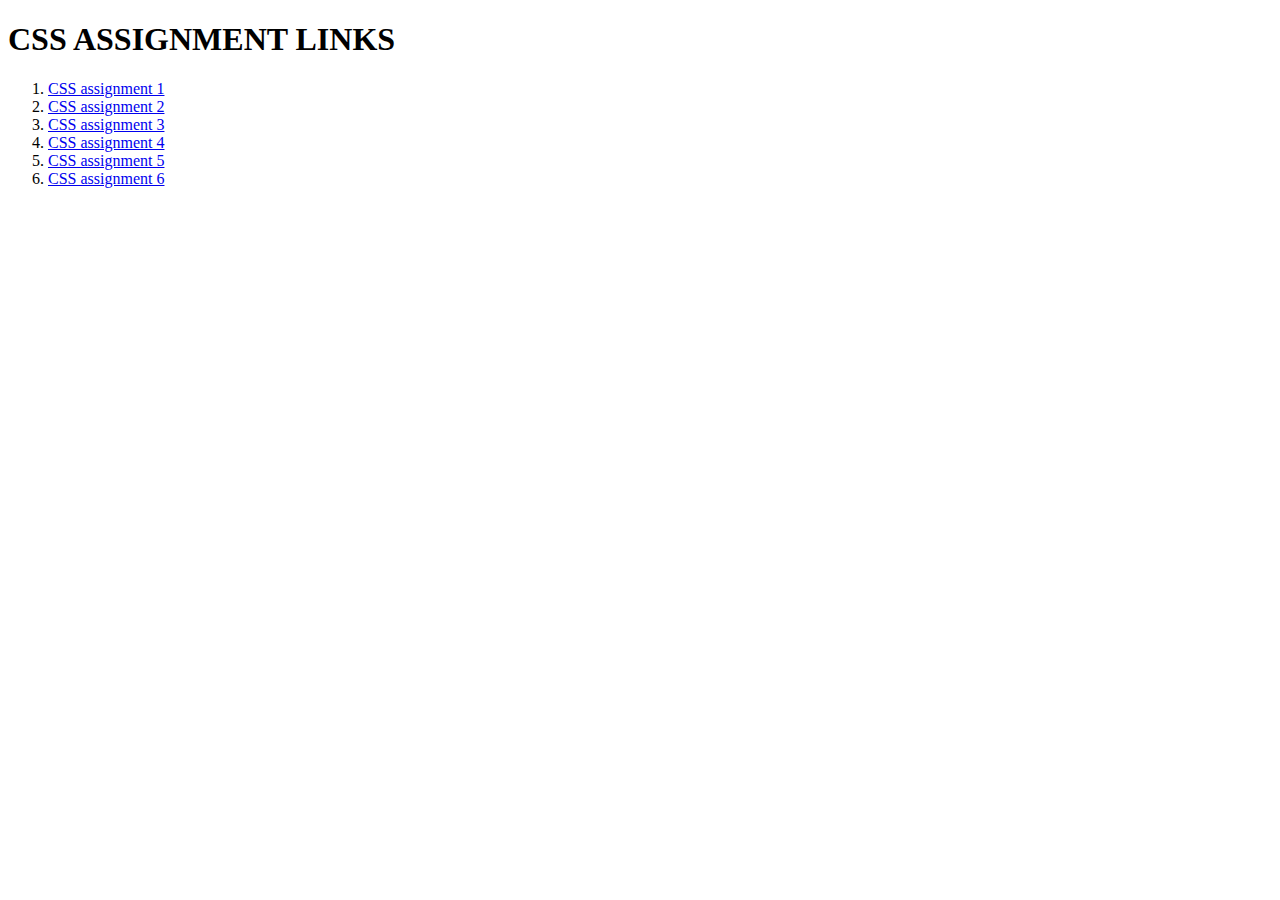
<file: index.html>
<!DOCTYPE html>
<html lang="en">
<head>
  <meta charset="UTF-8">
  <meta name="viewport" content="width=device-width, initial-scale=1.0">
  <title>Css Assignment</title>
</head>
<body>
    <header>
        <h1>CSS ASSIGNMENT LINKS</h1>
    </header>

    <section>
        <ol>
            <li><a href="css_assignment_1/index.html">CSS assignment 1</a></li>
            <li><a href="css_assignment_2/index.html">CSS assignment 2</a></li>
            <li><a href="css_assignment_3/index.html">CSS assignment 3</a></li>
            <li><a href="css_assignment_4/index.html">CSS assignment 4</a></li>
            <li><a href="css_assignment_5/index.html">CSS assignment 5</a></li>
            <li><a href="#">CSS assignment 6</a></li>
        </ol>
    </section>
</body>
</html>
</file>
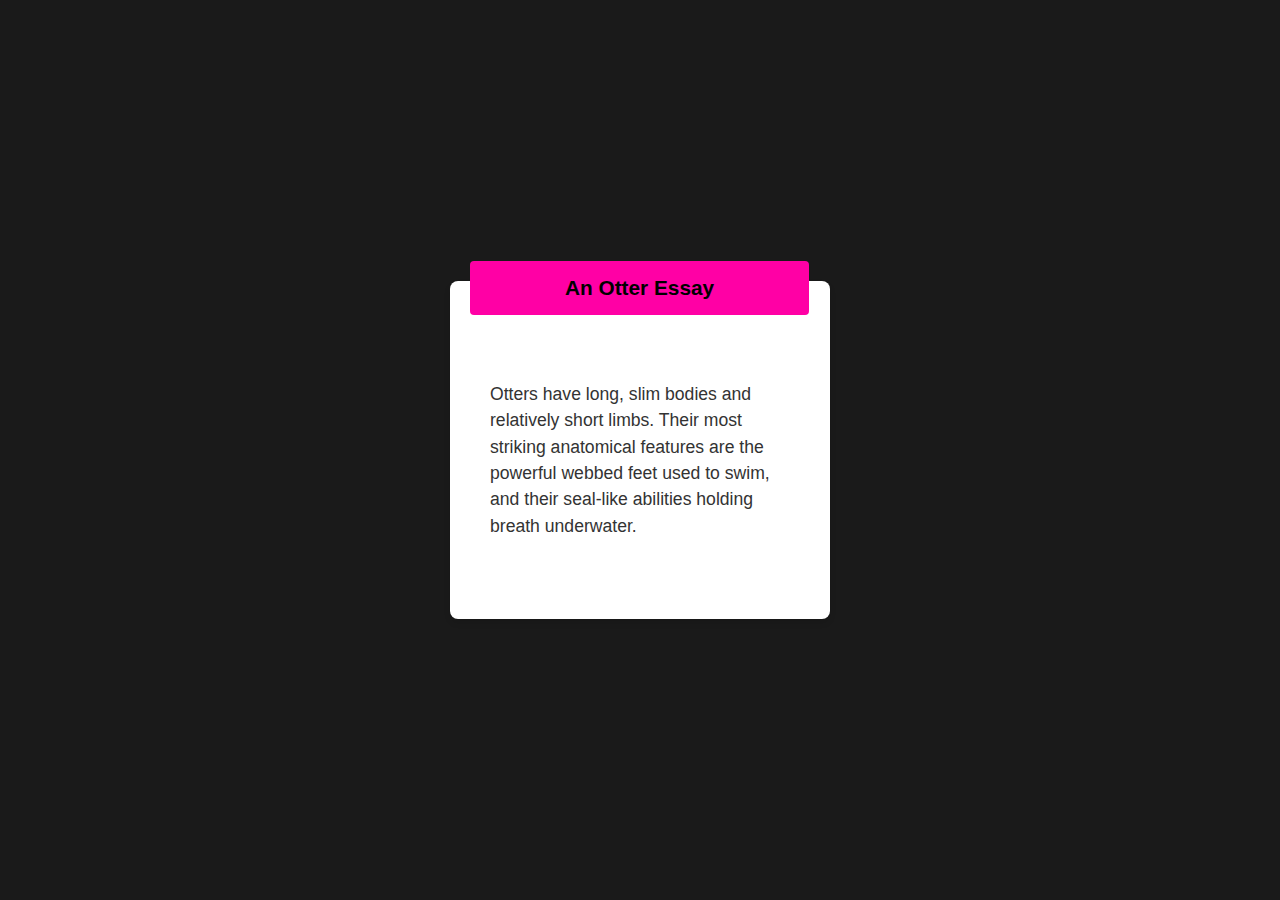
<file: css_assignment_1/index.html>
<!DOCTYPE html>
<html lang="en">
<head>
  <meta charset="UTF-8">
  <meta name="viewport" content="width=device-width, initial-scale=1.0">
  <title>An Otter Essay</title>
  <link rel="stylesheet" href="styles.css">
</head>
<body>
  <div class="container">
    <div class="heading">An Otter Essay</div>
    <div class="content">
      Otters have long, slim bodies and relatively short limbs. Their most striking anatomical features are the powerful webbed feet used to swim, and their seal-like abilities holding breath underwater.
    </div>
  </div>
</body>
</html>
</file>
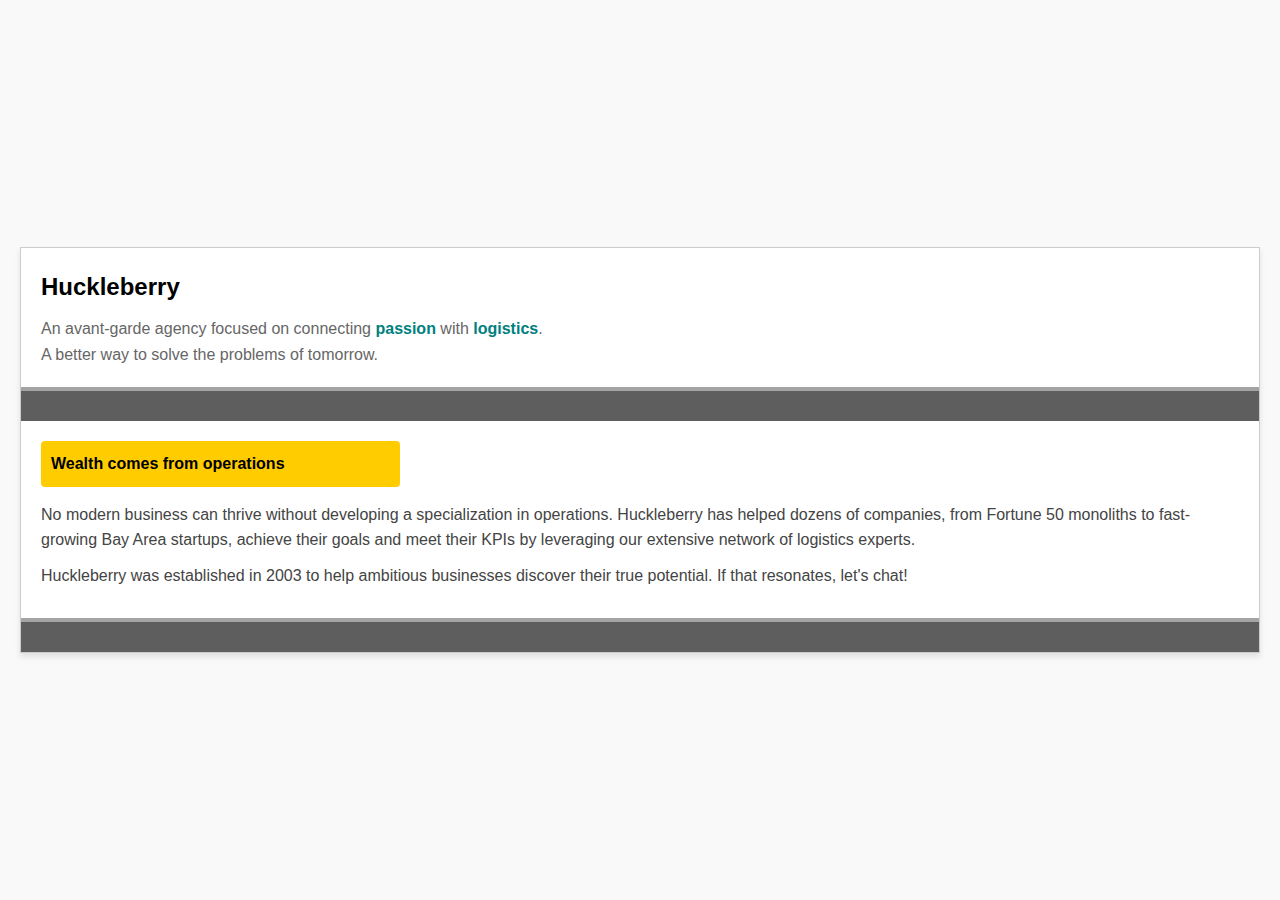
<file: css_assignment_2/index.html>
<!DOCTYPE html>
<html lang="en">
<head>
    <meta charset="UTF-8">
    <meta name="viewport" content="width=device-width, initial-scale=1.0">
    <title>Huckleberry Design</title>
    <link rel="stylesheet" href="styles.css">
</head>
<body>
    <div class="container">
        <div class="card">
            <div class="card-header">
                <h1>Huckleberry</h1>
                <p>An avant-garde agency focused on connecting <span class="highlight">passion</span> with <span class="highlight">logistics</span>.</p>
                <p>A better way to solve the problems of tomorrow.</p>
            </div>
            <div class="space"></div>
            <div class="card-body">
                <div class="section-title">Wealth comes from operations</div>
                <p>No modern business can thrive without developing a specialization in operations. Huckleberry has helped dozens of companies, from Fortune 50 monoliths to fast-growing Bay Area startups, achieve their goals and meet their KPIs by leveraging our extensive network of logistics experts.</p>
                <p>Huckleberry was established in 2003 to help ambitious businesses discover their true potential. If that resonates, let's chat!</p>
            </div>
            <div class="space"></div>
        </div>
    </div>
</body>
</html>
</file>
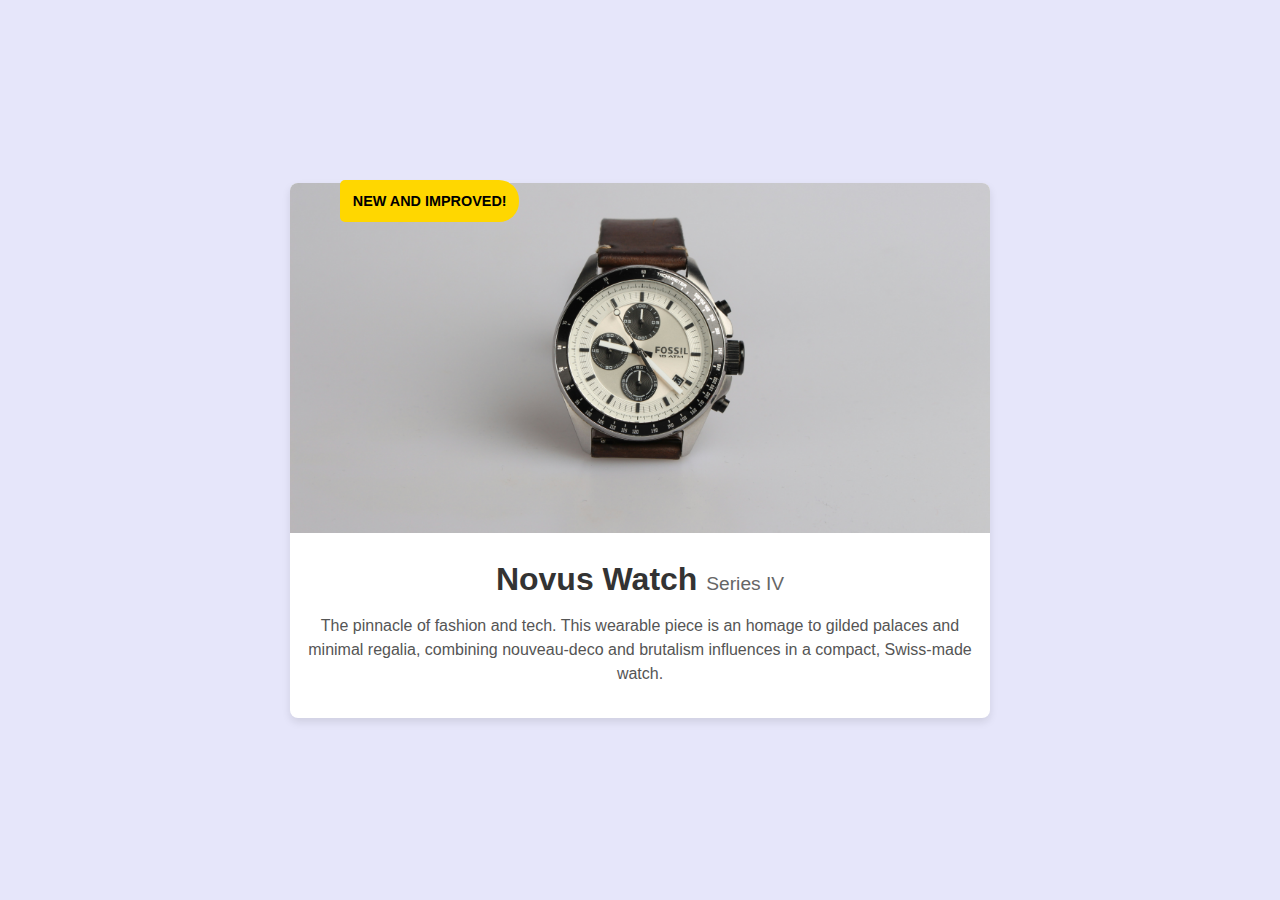
<file: css_assignment_3/index.html>
<!DOCTYPE html>
<html lang="en">
<head>
    <meta charset="UTF-8">
    <meta name="viewport" content="width=device-width, initial-scale=1.0">
    <title>Novus Watch Series IV</title>
    <link rel="stylesheet" href="styles.css">
</head>
<body>
    <div class="card">
        <div class="tag">New and Improved!</div>
        <div class="image-container">
            <img src="watch.png" alt="Novus Watch Front" class="watch-image front">
        </div>
        <div class="content">
            <h1 class="title">Novus Watch <span class="series">Series IV</span></h1>
            <p class="description">The pinnacle of fashion and tech. This wearable piece is an homage to gilded palaces and minimal regalia, combining nouveau-deco and brutalism influences in a compact, Swiss-made watch.</p>
        </div>
    </div>
</body>
</html>
</file>
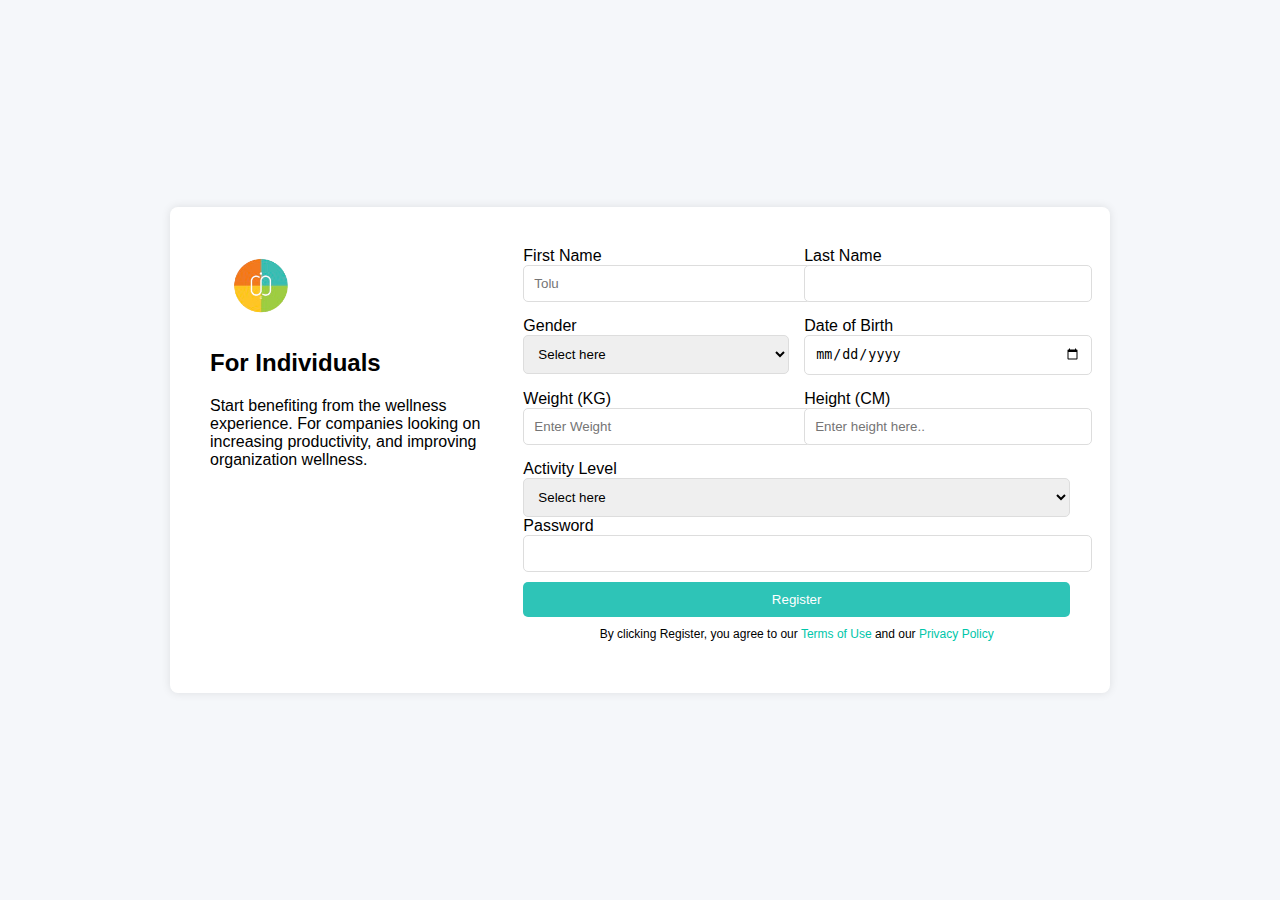
<file: css_assignment_4/index.html>
<!DOCTYPE html>
<html lang="en">
<head>
    <meta charset="UTF-8">
    <meta name="viewport" content="width=device-width, initial-scale=1.0">
    <title>Registration Form</title>
    <link rel="stylesheet" href="styles.css">
</head>
<body>
    <div class="container">
        <div class="info-section">
            <img src="icon.png" alt="Wellness Icon" class="icon">
            <h2>For Individuals</h2>
            <p>Start benefiting from the wellness experience. For companies looking on increasing productivity, and improving organization wellness.</p>
        </div>
        <div class="form-section">
            <form>
                <div class="input-group">
                    <div>
                        <label>First Name</label>
                        <input type="text" placeholder="Tolu">
                    </div>
                    <div>
                        <label>Last Name</label>
                        <input type="text" placeholder="">
                    </div>
                </div>
                <div class="input-group">
                    <div>
                        <label>Gender</label>
                        <select>
                            <option>Select here</option>
                        </select>
                    </div>
                    <div>
                        <label>Date of Birth</label>
                        <input type="date">
                    </div>
                </div>
                <div class="input-group">
                    <div>
                        <label>Weight (KG)</label>
                        <input type="text" placeholder="Enter Weight">
                    </div>
                    <div>
                        <label>Height (CM)</label>
                        <input type="text" placeholder="Enter height here..">
                    </div>
                </div>
                <div>
                    <label>Activity Level</label>
                    <select>
                        <option>Select here</option>
                    </select>
                </div>
                <div>
                    <label>Password</label>
                    <input type="password">
                </div>
                <button type="submit" class="register-btn">Register</button>
                <p class="terms">By clicking Register, you agree to our <a href="#">Terms of Use</a> and our <a href="#">Privacy Policy</a></p>
            </form>
        </div>
    </div>
</body>
</html>
</file>
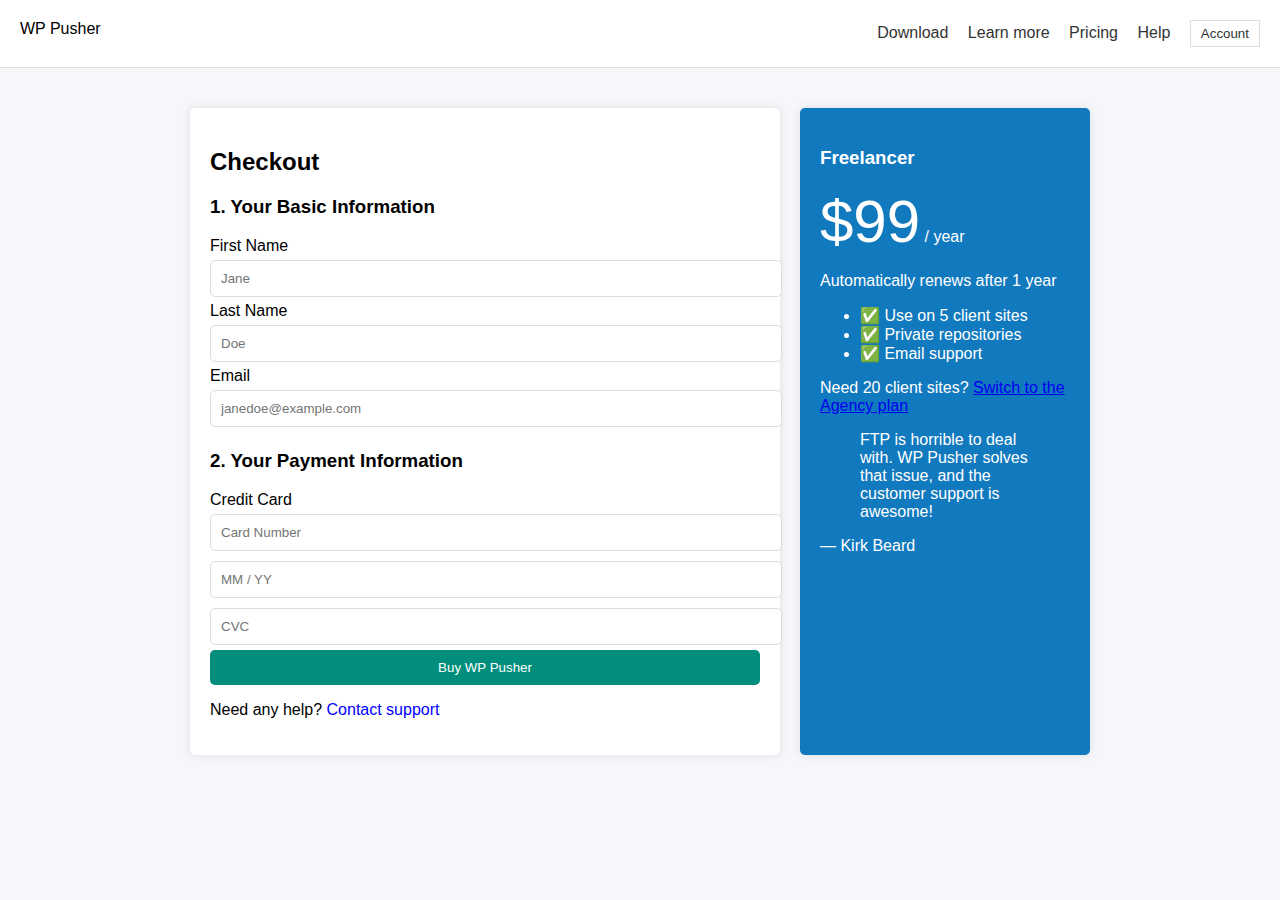
<file: css_assignment_5/index.html>
<!DOCTYPE html>
<html lang="en">
<head>
    <meta charset="UTF-8">
    <meta name="viewport" content="width=device-width, initial-scale=1.0">
    <title>WP Pusher Checkout</title>
    <link rel="stylesheet" href="styles.css">
</head>
<body>
    <header class="header">
        <div class="logo">WP Pusher</div>
        <nav class="nav">
            <a href="#">Download</a>
            <a href="#">Learn more</a>
            <a href="#">Pricing</a>
            <a href="#">Help</a>
            <button class="account-btn">Account</button>
        </nav>
    </header>

    <main class="container">
        <section class="checkout-form">
            <h2>Checkout</h2>
            <div class="section">
                <h3>1. Your Basic Information</h3>
                <label>First Name</label>
                <input type="text" placeholder="Jane">
                <label>Last Name</label>
                <input type="text" placeholder="Doe">
                <label>Email</label>
                <input type="email" placeholder="janedoe@example.com">
            </div>
            <div class="section">
                <h3>2. Your Payment Information</h3>
                <label>Credit Card</label>
                <input type="text" placeholder="Card Number">
                <input type="text" placeholder="MM / YY">
                <input type="text" placeholder="CVC">
            </div>
            <button class="buy-btn">Buy WP Pusher</button>
            <p class="support">Need any help? <a href="#">Contact support</a></p>
        </section>

        <aside class="sidebar">
            <h3>Freelancer</h3>
            <p class="price"><span class="bold-price">$99</span> / year</p>
            <p>Automatically renews after 1 year</p>
            <ul>
                <li>✅ Use on 5 client sites</li>
                <li>✅ Private repositories</li>
                <li>✅ Email support</li>
            </ul>
            <p>Need 20 client sites? <a href="#">Switch to the Agency plan</a></p>
            <blockquote>FTP is horrible to deal with. WP Pusher solves that issue, and the customer support is awesome!</blockquote>
            <p class="customer">— Kirk Beard</p>
        </aside>
    </main>
</body>
</html>
</file>
<file: css_assignment_1/styles.css>
body {
    margin: 0;
    font-family: Arial, sans-serif;
    background-color: #1a1a1a;
    display: flex;
    justify-content: center;
    align-items: center;
    height: 100vh;
  }
  
  .container {
    background-color: #fff;
    padding: 80px 40px;
    border-radius: 8px;
    width: 300px;
    position: relative;
    box-shadow: 0 4px 6px rgba(0, 0, 0, 0.1);
  }
  
  .heading {
    background-color: #ff00a5;
    color: #000;
    font-weight: bold;
    font-size: 1.3rem;
    padding: 15px 95px;
    position: absolute;
    top: -20px;
    left: 20px;
    border-radius: 4px;
  }
  
  .content {
    margin-top: 20px;
    color: #333;
    font-size: 1.1rem;
    line-height: 1.5;
  }
</file>
<file: css_assignment_2/styles.css>
* {
    margin: 0;
    padding: 0;
    box-sizing: border-box;
}

body {
    font-family: Arial, sans-serif;
    line-height: 1.6;
    background-color: #f9f9f9;
    padding: 20px;
    display: flex;
    justify-content: center;
    align-items: center;
    min-height: 100vh;
}

.container {
    display: flex;
    flex-wrap: wrap;
    justify-content: center;
    gap: 20px;
}

.card {
    background: #fff;
    border: 1px solid #ccc;
    box-shadow: 0 4px 6px rgba(0, 0, 0, 0.1);
    overflow: hidden;
    width: 100%;
    display: flex;
    flex-direction: column;
}

.card-header {
    padding: 20px;
    border-bottom: 4px solid #a4a4a4;
}

.space {
    padding:15px;
    background-color: #5e5e5e;
}

.card-header h1 {
    font-size: 24px;
    margin-bottom: 10px;
}

.card-header p {
    color: #666;
}

.highlight {
    color: teal;
    font-weight: bold;
}

.card-body {
    padding: 20px;
    border-bottom: 4px solid #a4a4a4;
}

.card-body .section-title {
    background: #ffcc00;
    color: #000;
    padding: 10px;
    font-weight: bold;
    border-radius: 4px;
    margin-bottom: 15px;
    width:30%;
}

.card-body p {
    margin-bottom: 10px;
    color: #444;
}

/* Responsive styles */
@media (max-width: 768px) {
    .card {
        max-width: 90%;
    }

    .card-header h1 {
        font-size: 20px;
    }

    .card-header p {
        font-size: 14px;
    }
    .card-body .section-title {
       width:100%;
    }

}

@media (max-width: 480px) {
    .card-header h1 {
        font-size: 18px;
    }

    .card-body .section-title {
        font-size: 14px;
    }

    .card-body p {
        font-size: 12px;
    }
    .card-body .section-title {
        width:100%;
     }
}
</file>
<file: css_assignment_3/styles.css>
/* General styles */
body {
    margin: 0;
    font-family: Arial, sans-serif;
    background-color: #E6E6FA; /* Light purple background */
    display: flex;
    justify-content: center;
    align-items: center;
    min-height: 100vh;
}

.card {
    background-color: white;
    border-radius: 8px;
    box-shadow: 0 4px 8px rgba(0, 0, 0, 0.1);
    overflow: hidden;
    max-width: 350px;
    width: 90%;
    text-align: center;
}

/* Tag styling */
.tag {
    background-color: #FFD700;
    color: black;
    font-size: 0.9rem;
    font-weight: bold;
    padding: 0.8rem;
    text-transform: uppercase;
    position: absolute !important;
    z-index: 1 !important;
    left: 340px !important;
    top: 180px !important;
    display: inline-block !important;
    border-radius: 5px 20px 20px 5px !important;
    
}

/* Image container */
.image-container {
    position: relative;
    width:100%
}

.watch-image {
    max-width: 100%;
    height: auto;
}

/* Content styling */
.content {
    padding: 1rem;
}

.title {
    font-size: 1.5rem;
    margin: 0.5rem 0;
    color: #333;
}

.series {
    font-size: 1.2rem;
    color: #666;
    font-weight: normal;
}

.description {
    font-size: 0.9rem;
    color: #555;
    line-height: 1.5;
}

/* Responsive design */
@media (min-width: 600px) {
    .card {
        max-width: 500px;
    }
    .tag{
    position: absolute;
    z-index: 1;
    left:80px;
    top:210px;
    display: inline-block;
    border-radius: 5px 20px 20px 5px; 
  }  
}

@media (min-width: 1024px) {
    .card {
        max-width: 700px;
    }

    .title {
        font-size: 2rem;
    }

    .description {
        font-size: 1rem;
    }

    .tag{
        position: absolute;
        z-index: 1;
        left:80px;
        top:210px;
        display: inline-block;
        border-radius: 5px 20px 20px 5px; 
      }  
}
</file>
<file: css_assignment_4/styles.css>
body {
    font-family: Arial, sans-serif;
    margin: 0;
    padding: 0;
    background-color: #f5f7fa;
    display: flex;
    justify-content: center;
    align-items: center;
    height: 100vh;
}
.container {
    display: flex;
    flex-wrap: wrap;
    background: white;
    padding: 20px;
    border-radius: 8px;
    box-shadow: 0 0 10px rgba(0, 0, 0, 0.1);
    max-width: 900px;
}
.info-section {
    flex: 1;
    min-width: 250px;
    padding: 20px;
}
.info-section .icon {
    width: 100px;
    display: block;
    margin-bottom: 10px;
}
.form-section {
    flex: 2;
    min-width: 300px;
    padding: 20px;
}
.input-group {
    display: flex;
    gap: 15px;
    margin-bottom: 15px;
}
.input-group div {
    flex: 1;
}
input, select {
    width: 100%;
    padding: 10px;
    border: 1px solid #ddd;
    border-radius: 5px;
}
.register-btn {
    width: 100%;
    padding: 10px;
    background: #2EC4B7;
    color: white;
    border: none;
    border-radius: 5px;
    cursor: pointer;
    margin-top: 10px;
}
.terms {
    font-size: 12px;
    text-align: center;
    margin-top: 10px;
}
.terms a {
    color: #00c6a9;
    text-decoration: none;
}

label{
    padding-bottom: 10px;
}
@media (max-width: 768px) {
    .container {
        flex-direction: column;
    }
    .input-group {
        flex-direction: column;
    }
}
</file>
<file: css_assignment_5/styles.css>
body {
    font-family: Arial, sans-serif;
    margin: 0;
    padding: 0;
    background-color: #f5f7fa;
}
.header {
    display: flex;
    justify-content: space-between;
    padding: 20px;
    background: #fff;
    border-bottom: 1px solid #ddd;
}
.nav a, .account-btn {
    margin-left: 15px;
    text-decoration: none;
    color: #333;
}
.account-btn {
    border: 1px solid #ddd;
    padding: 5px 10px;
    background: none;
    cursor: pointer;
}
.container {
    display: flex;
    flex-wrap: wrap;
    max-width: 900px;
    margin: 40px auto;
    gap: 20px;
}
.checkout-form, .sidebar {
    background: #fff;
    padding: 20px;
    border-radius: 5px;
    box-shadow: 0 0 10px rgba(0, 0, 0, 0.1);
}
.checkout-form {
    flex: 1;
    min-width: 300px;
}
.sidebar {
    width: 250px;
    background-color: #1179BE;
    color:#ffffff;
}
input {
    width: 100%;
    padding: 10px;
    margin: 5px 0;
    border: 1px solid #ddd;
    border-radius: 5px;
}
.buy-btn {
    width: 100%;
    padding: 10px;
    background: #028E7C;
    color: white;
    border: none;
    border-radius: 5px;
    cursor: pointer;
}
.support a {
    color: blue;
    text-decoration: none;
}
.bold-price{
    font-size:60px;
    font-weight:lighter;
}
@media (max-width: 768px) {
    .container {
        flex-direction: column;
        align-items: center;
    }
    .sidebar {
        width: 100%;
    }
}
</file>
